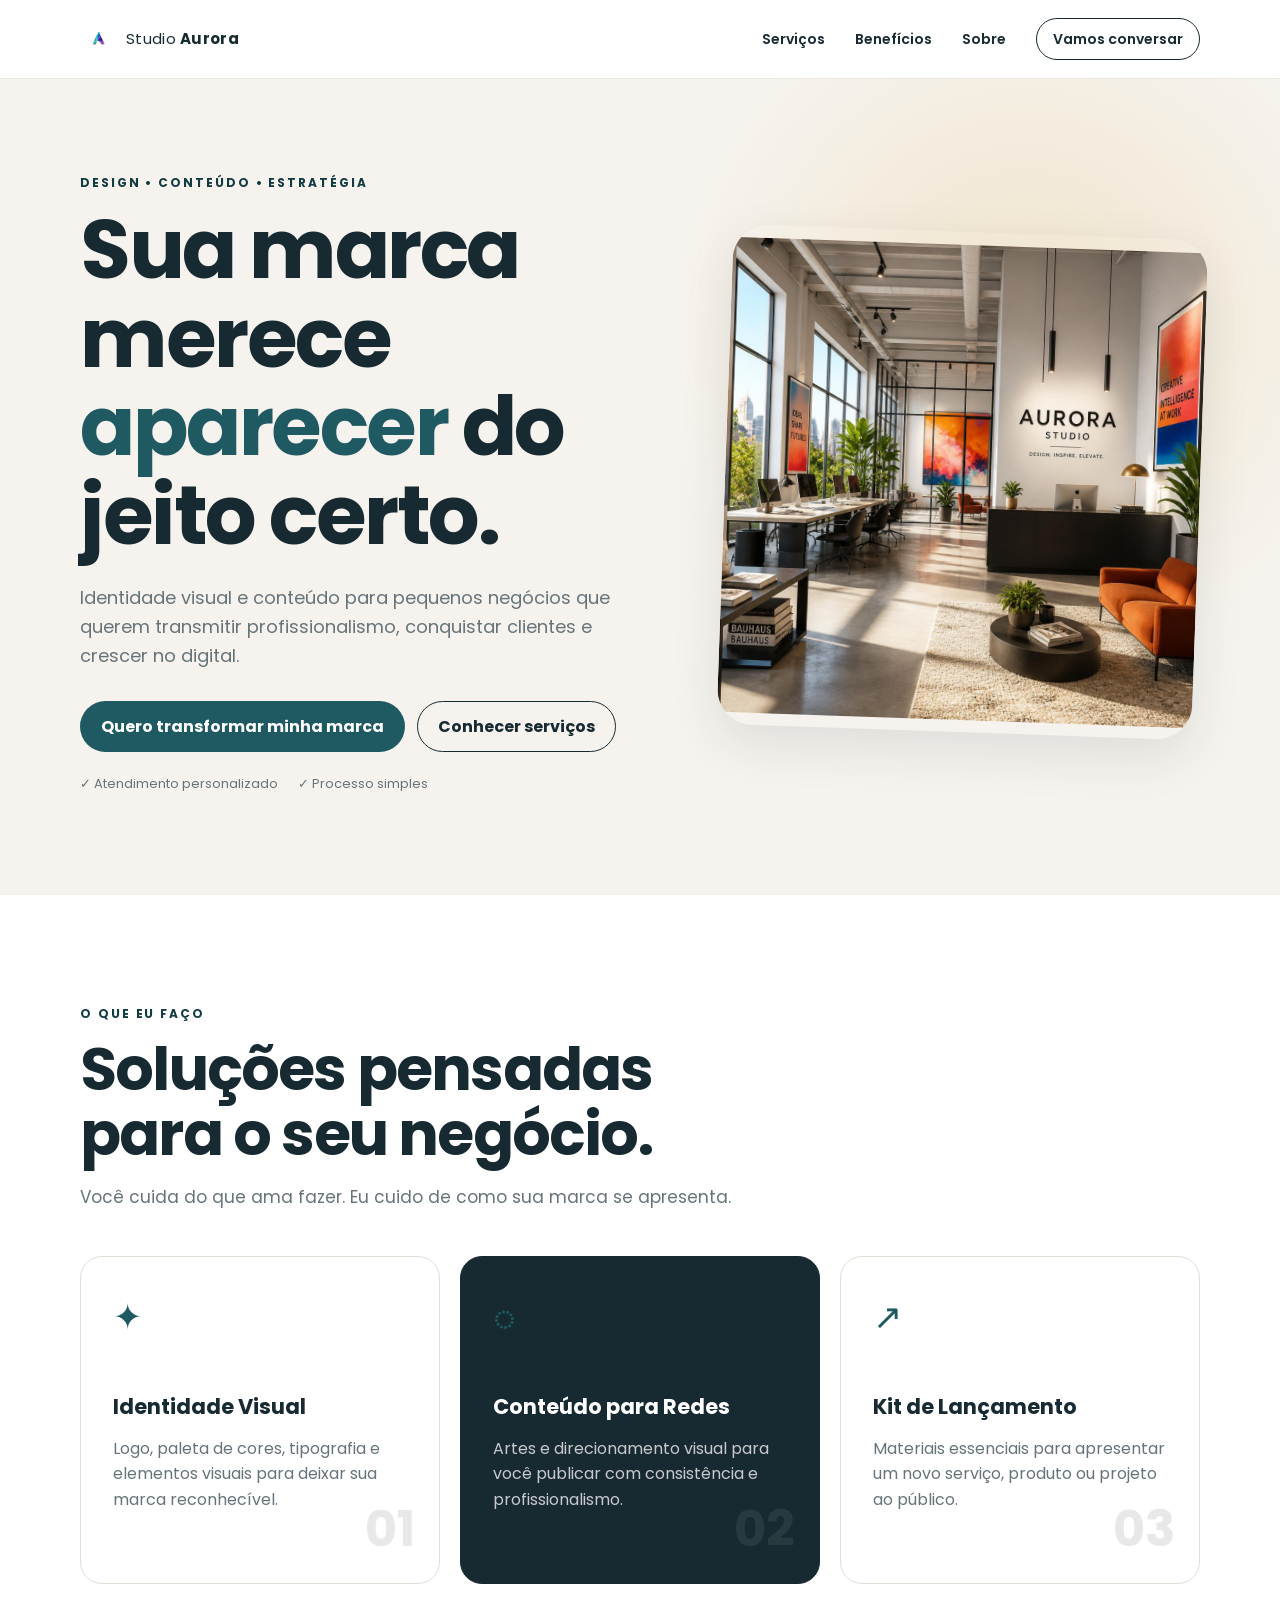
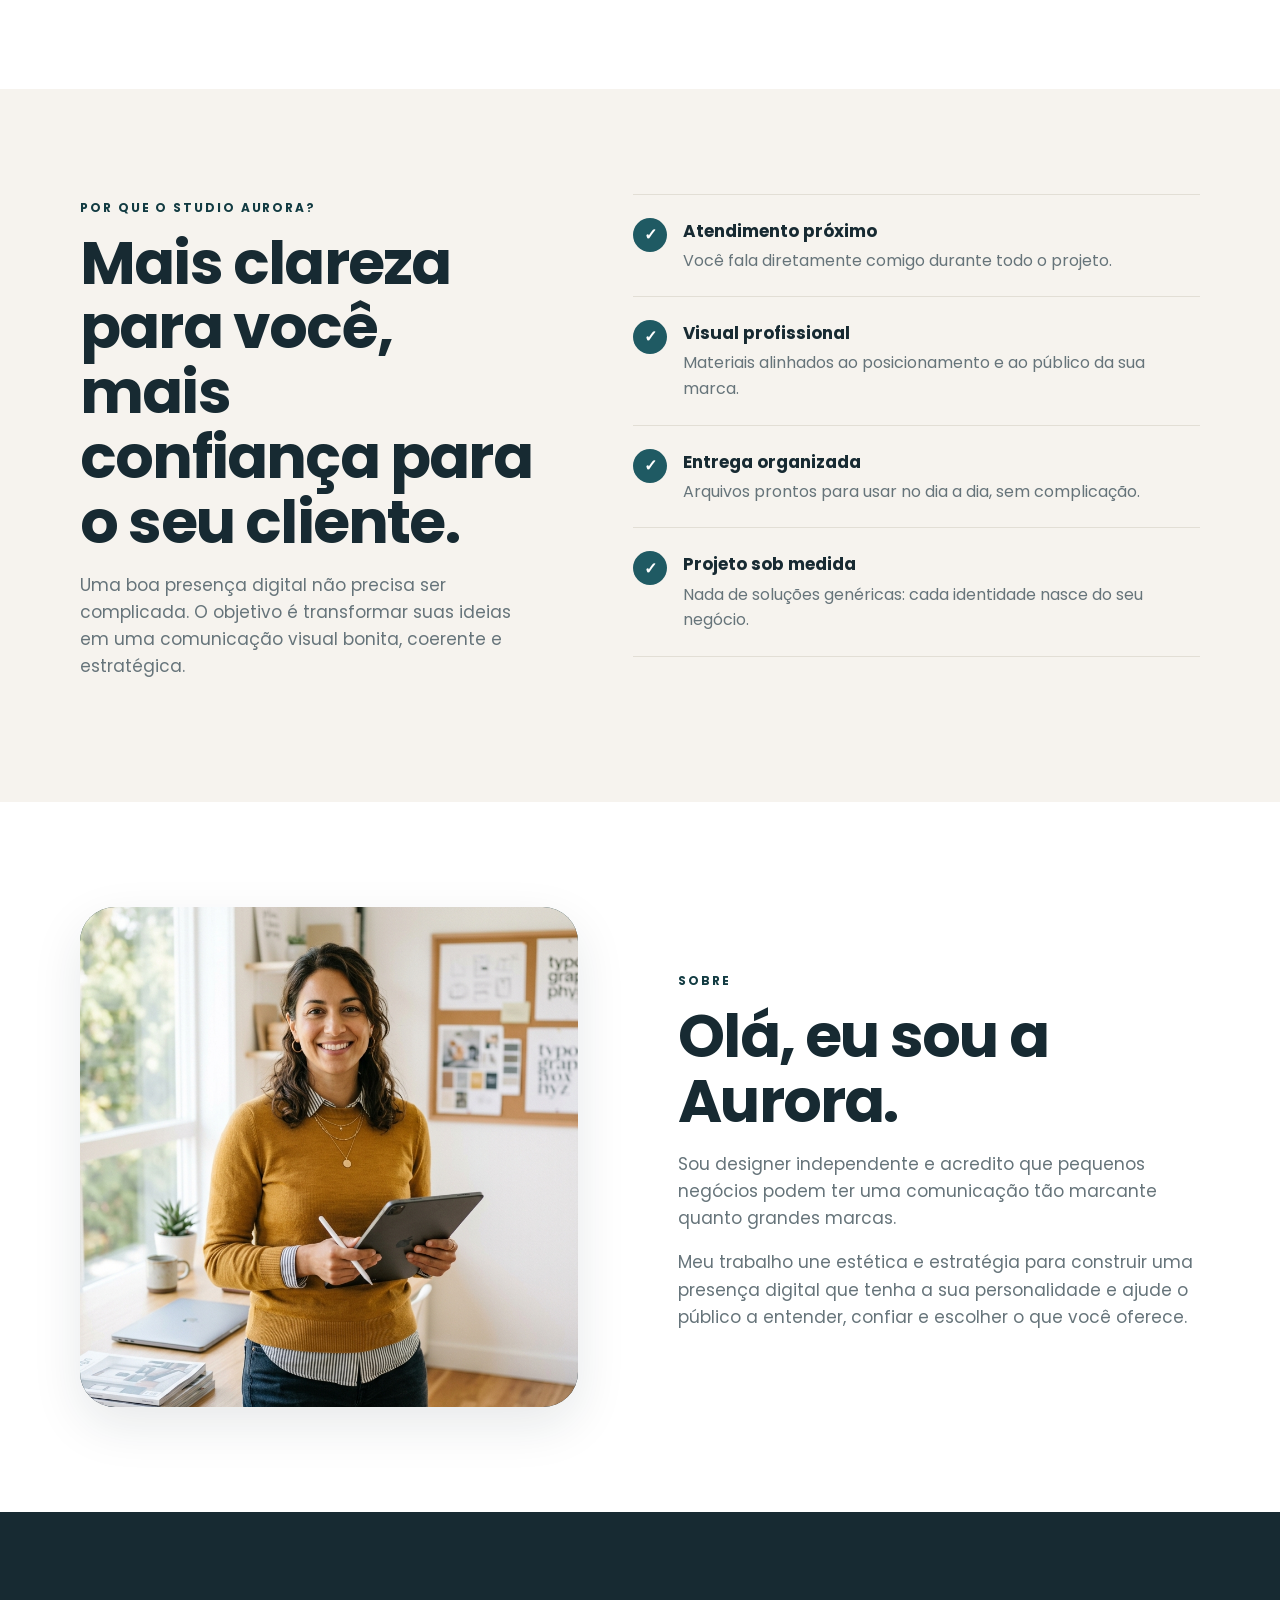
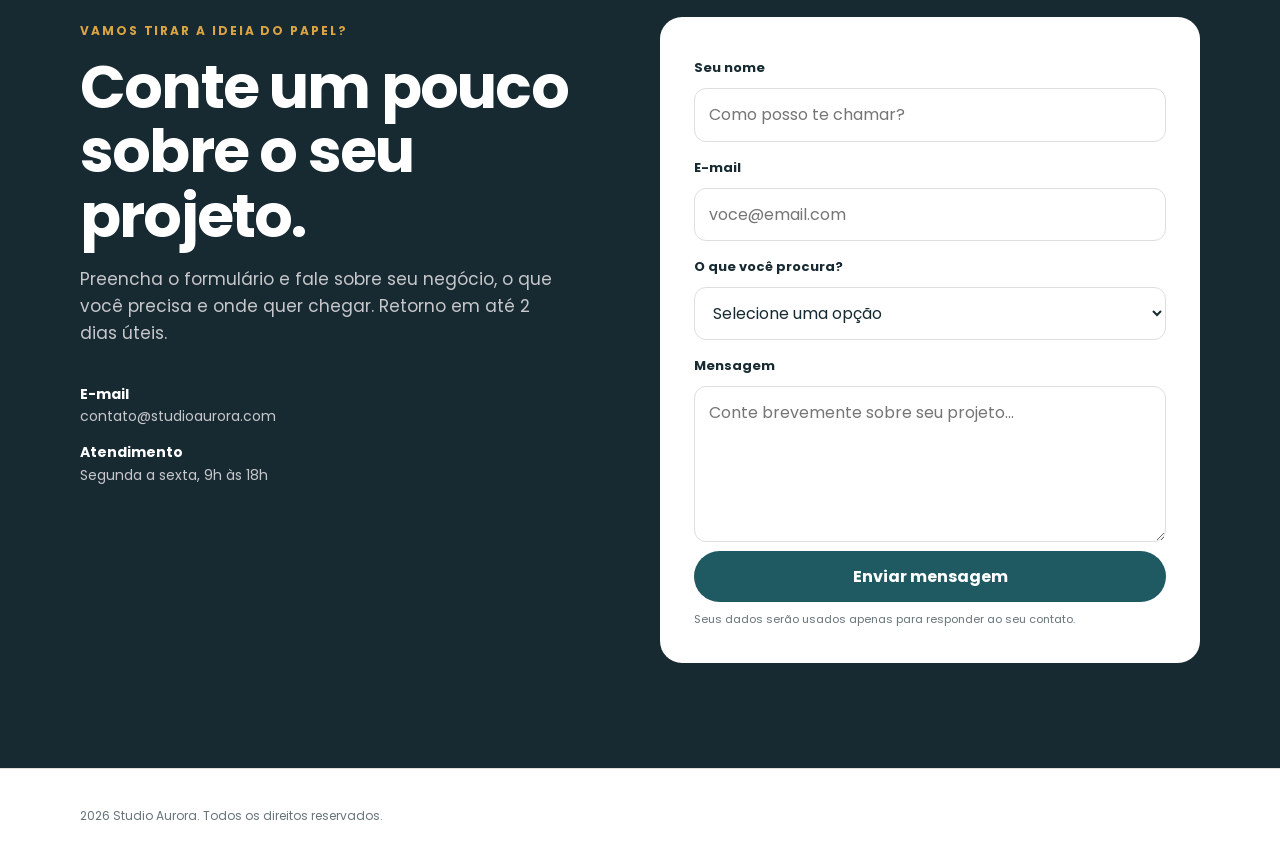
<file: index.html>
<!DOCTYPE html>
<html lang="pt-BR">
<head>
  <meta charset="UTF-8">
  <meta name="viewport" content="width=device-width, initial-scale=1.0">
  <meta name="description" content="Studio Aurora: identidade visual e conteúdo para pequenos negócios que querem se destacar no digital.">
  <title>Studio Aurora Design</title>
  <link rel="preconnect" href="https://fonts.googleapis.com">
  <link rel="preconnect" href="https://fonts.gstatic.com" crossorigin>
  <link href="https://fonts.googleapis.com/css2?family=Poppins:wght@400;500;600;700;800&display=swap" rel="stylesheet">
  <link rel="stylesheet" href="css/style.css">
  <link rel="icon" type="image" href="img/logo.svg">
</head>
<body>

  <header class="topo">
    <nav class="nav container" aria-label="Navegação principal">
      <a class="logo" href="#inicio" aria-label="Studio Aurora - início">
        <img class="logo-mark" src="img/logo.svg" alt="Logo Studio Aurora">
        <span>Studio <strong>Aurora</strong></span>
      </a>

      <input type="checkbox" id="menu-toggle" class="menu-toggle-input">
      <label for="menu-toggle" class="menu-toggle" aria-label="Abrir menu">☰</label>

      <ul class="menu">
        <li><a href="#servicos">Serviços</a></li>
        <li><a href="#beneficios">Benefícios</a></li>
        <li><a href="#sobre">Sobre</a></li>
        <li><a href="#contato" class="menu-cta">Vamos conversar</a></li>
      </ul>
    </nav>
  </header>

  <main>
    <!-- FAIXA 1: apresentação da empresa -->
    <section class="hero" id="inicio">
      <div class="container hero-grid">
        <div class="hero-text">
          <span class="eyebrow">DESIGN • CONTEÚDO • ESTRATÉGIA</span>
          <h1>Sua marca merece <em>aparecer</em> do jeito certo.</h1>
          <p>
            Identidade visual e conteúdo para pequenos negócios que querem transmitir
            profissionalismo, conquistar clientes e crescer no digital.
          </p>
          <div class="hero-actions">
            <a class="btn btn-primary" href="#contato">Quero transformar minha marca</a>
            <a class="btn btn-secondary" href="#servicos">Conhecer serviços</a>
          </div>
          <div class="mini-proof">
            <span>✓ Atendimento personalizado</span>
            <span>✓ Processo simples</span>
          </div>
        </div>

        <div class="hero-card image-placeholder" aria-label="Espaço para imagem de destaque">
        <img src="img/marca.png" alt="Composição visual representando a identidade da marca Studio Aurora" class="fill-img">
        </div>
      </div>
    </section>

    <!-- FAIXA 2: serviços -->
    <section class="section services" id="servicos">
      <div class="container">
        <div class="section-heading">
          <span class="eyebrow">O QUE EU FAÇO</span>
          <h2>Soluções pensadas para o seu negócio.</h2>
          <p>Você cuida do que ama fazer. Eu cuido de como sua marca se apresenta.</p>
        </div>

        <div class="service-grid">
          <article class="service-card">
            <div class="icon">✦</div>
            <h3>Identidade Visual</h3>
            <p>Logo, paleta de cores, tipografia e elementos visuais para deixar sua marca reconhecível.</p>
            <span class="number">01</span>
          </article>

          <article class="service-card featured">
            <div class="icon">◌</div>
            <h3>Conteúdo para Redes</h3>
            <p>Artes e direcionamento visual para você publicar com consistência e profissionalismo.</p>
            <span class="number">02</span>
          </article>

          <article class="service-card">
            <div class="icon">↗</div>
            <h3>Kit de Lançamento</h3>
            <p>Materiais essenciais para apresentar um novo serviço, produto ou projeto ao público.</p>
            <span class="number">03</span>
          </article>
        </div>
      </div>
    </section>

    <!-- FAIXA 3: vantagens e benefícios -->
    <section class="section benefits" id="beneficios">
      <div class="container benefits-grid">
        <div>
          <span class="eyebrow">POR QUE O STUDIO AURORA?</span>
          <h2>Mais clareza para você, mais confiança para o seu cliente.</h2>
          <p class="lead">
            Uma boa presença digital não precisa ser complicada. O objetivo é transformar
            suas ideias em uma comunicação visual bonita, coerente e estratégica.
          </p>
        </div>

        <div class="benefit-list">
          <div class="benefit">
            <span class="check">✓</span>
            <div><h3>Atendimento próximo</h3><p>Você fala diretamente comigo durante todo o projeto.</p></div>
          </div>
          <div class="benefit">
            <span class="check">✓</span>
            <div><h3>Visual profissional</h3><p>Materiais alinhados ao posicionamento e ao público da sua marca.</p></div>
          </div>
          <div class="benefit">
            <span class="check">✓</span>
            <div><h3>Entrega organizada</h3><p>Arquivos prontos para usar no dia a dia, sem complicação.</p></div>
          </div>
          <div class="benefit">
            <span class="check">✓</span>
            <div><h3>Projeto sob medida</h3><p>Nada de soluções genéricas: cada identidade nasce do seu negócio.</p></div>
          </div>
        </div>
      </div>
    </section>

    <!-- FAIXA 4: sobre a profissional -->
    <section class="section about" id="sobre">
      <div class="container about-grid">
        <div class="about-art">
         <img src="img/aurora.jpg" alt="Dona da Aurora" class="brand-mark">
        </div>

        <div class="about-text">
          <span class="eyebrow">SOBRE</span>
          <h2>Olá, eu sou a Aurora.</h2>
          <p>
            Sou designer independente e acredito que pequenos negócios podem ter uma
            comunicação tão marcante quanto grandes marcas.
          </p>
          <p>
            Meu trabalho une estética e estratégia para construir uma presença digital
            que tenha a sua personalidade e ajude o público a entender, confiar e escolher
            o que você oferece.
          </p>
        </div>
      </div>
    </section>

    <!-- FAIXA 5: contato / formulário -->
    <section class="section contact" id="contato">
      <div class="container contact-grid">
        <div class="contact-copy">
          <span class="eyebrow">VAMOS TIRAR A IDEIA DO PAPEL?</span>
          <h2>Conte um pouco sobre o seu projeto.</h2>
          <p>
            Preencha o formulário e fale sobre seu negócio, o que você precisa e onde
            quer chegar. Retorno em até 2 dias úteis.
          </p>
          <div class="contact-details">
            <p><strong>E-mail</strong><br>contato@studioaurora.com</p>
            <p><strong>Atendimento</strong><br>Segunda a sexta, 9h às 18h</p>
          </div>
        </div>

        <form class="contact-form" name="contato" method="POST" data-netlify="true" action="/obrigado.html">
          <input type="hidden" name="form-name" value="contato">
          <label for="nome">Seu nome</label>
          <input id="nome" name="nome" type="text" placeholder="Como posso te chamar?" required>

          <label for="email">E-mail</label>
          <input id="email" name="email" type="email" placeholder="voce@email.com" required>

          <label for="servico">O que você procura?</label>
          <select id="servico" name="servico" required>
            <option value="">Selecione uma opção</option>
            <option>Identidade Visual</option>
            <option>Conteúdo para Redes</option>
            <option>Kit de Lançamento</option>
            <option>Outro projeto</option>
          </select>

          <label for="mensagem">Mensagem</label>
          <textarea id="mensagem" name="mensagem" rows="5" placeholder="Conte brevemente sobre seu projeto..." required></textarea>

          <button class="btn btn-primary" type="submit">Enviar mensagem</button>
          <small>Seus dados serão usados apenas para responder ao seu contato.</small>
        </form>
      </div>
    </section>
  </main>

  <footer class="footer">
    <div class="container footer-content">
      <p>2026 Studio Aurora. Todos os direitos reservados.</p>
    </div>
  </footer>

</body>
</html>
</file>
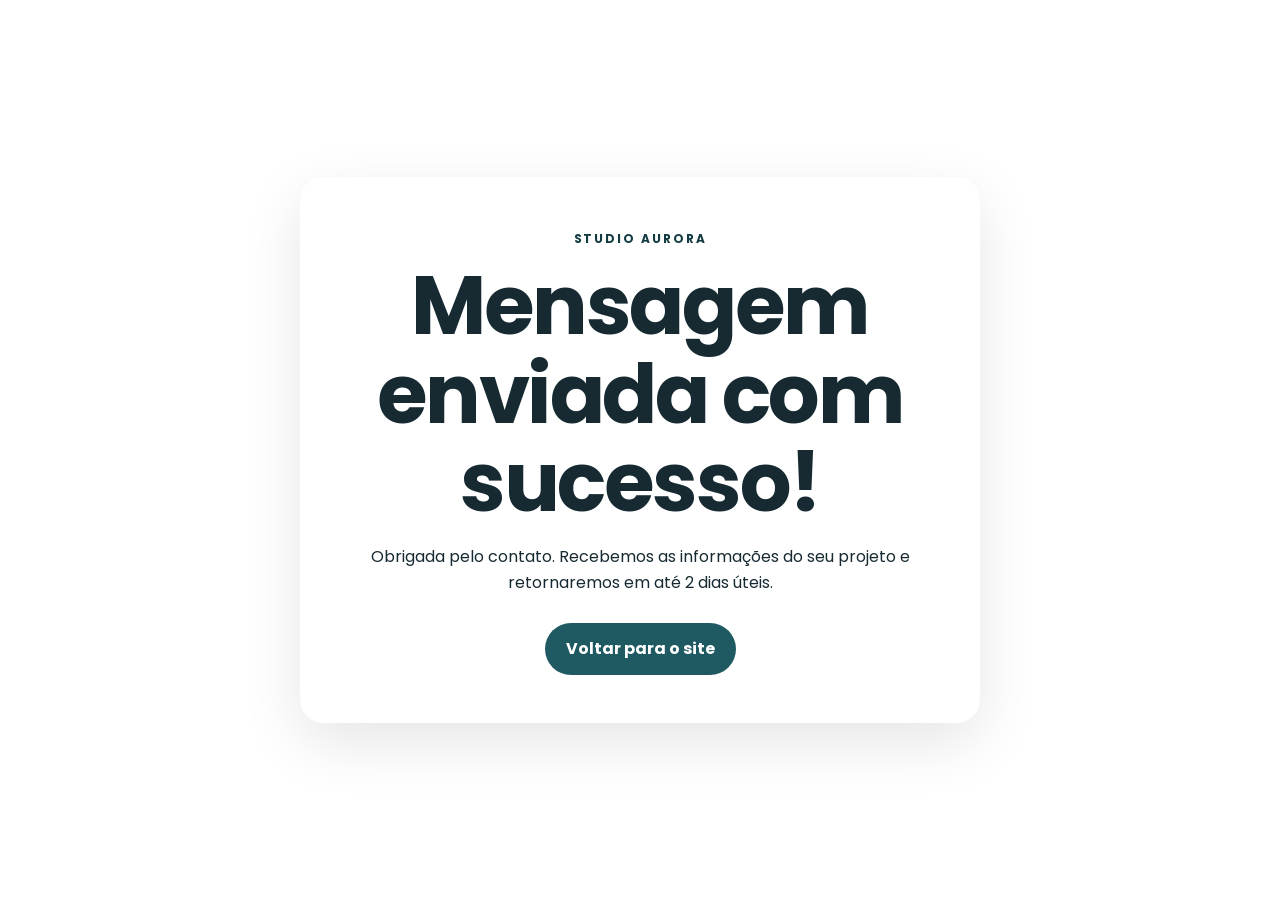
<file: obrigado.html>
<!DOCTYPE html>
<html lang="pt-BR">
<head>
  <meta charset="UTF-8">
  <meta name="viewport" content="width=device-width, initial-scale=1.0">
  <meta name="description" content="Mensagem enviada para o Studio Aurora.">
  <title>Mensagem enviada | Studio Aurora</title>
  <link rel="preconnect" href="https://fonts.googleapis.com">
  <link rel="preconnect" href="https://fonts.gstatic.com" crossorigin>
  <link href="https://fonts.googleapis.com/css2?family=Poppins:wght@400;500;600;700;800&display=swap" rel="stylesheet">
  <link rel="stylesheet" href="css/style.css">
  <style>
    .success-page { min-height: 100vh; display: grid; place-items: center; padding: 40px 20px; }
    .success-card { max-width: 680px; text-align: center; padding: 48px 36px; background: #fff; border-radius: 24px; box-shadow: 0 20px 60px rgba(0,0,0,.10); }
    .success-card h1 { margin-bottom: 16px; }
    .success-card p { margin-bottom: 28px; }
  </style>
</head>
<body>
  <main class="success-page">
    <section class="success-card">
      <span class="eyebrow">STUDIO AURORA</span>
      <h1>Mensagem enviada com sucesso!</h1>
      <p>Obrigada pelo contato. Recebemos as informações do seu projeto e retornaremos em até 2 dias úteis.</p>
      <a class="btn btn-primary" href="/">Voltar para o site</a>
    </section>
  </main>
</body>
</html>
</file>
<file: css/style.css>
:root {
  --ink: #172A32;
  --muted: #66747A;
  --cream: #F6F3EE;
  --paper: #FFFFFF;
  --orange: #1F5A63;
  --orange-dark: #123B42;
  --yellow: #D9A441;
  --line: #E2DED5;
  --white: #ffffff;
  --radius: 22px;
  --shadow: 0 18px 50px rgba(23, 42, 50, .10);
}

* { box-sizing: border-box; }

html { scroll-behavior: smooth; }

body {
  margin: 0;
  color: var(--ink);
  background: var(--paper);
  font-family: "Poppins", Arial, sans-serif;
  line-height: 1.6;
}

a { color: inherit; text-decoration: none; }

.container {
  width: min(1120px, calc(100% - 40px));
  margin: 0 auto;
}

.topo {
  position: sticky;
  top: 0;
  z-index: 20;
  background: rgba(255, 255, 255, .94);
  backdrop-filter: blur(12px);
  border-bottom: 1px solid rgba(226, 222, 213, .7);
}

.nav {
  min-height: 78px;
  display: flex;
  align-items: center;
  justify-content: space-between;
  gap: 30px;
}

.logo {
  display: flex;
  align-items: center;
  gap: 10px;
  font-size: 15px;
  letter-spacing: .02em;
}

.logo strong { font-weight: 700; }

.logo-mark {
  width: 36px;
  height: 36px;
  object-fit: contain;
}

.menu {
  display: flex;
  align-items: center;
  gap: 30px;
  list-style: none;
  margin: 0;
  padding: 0;
  font-size: 14px;
  font-weight: 600;
}

.menu a { transition: color .2s ease; }
.menu a:hover { color: var(--orange-dark); }

.menu-cta {
  padding: 10px 16px;
  border: 1px solid var(--ink);
  border-radius: 99px;
}

.menu-toggle-input {
  position: absolute;
  opacity: 0;
  pointer-events: none;
}

.menu-toggle {
  display: none;
  border: 0;
  background: transparent;
  font-size: 25px;
  line-height: 1;
  cursor: pointer;
  user-select: none;
}

.hero {
  overflow: hidden;
  padding: 90px 0 100px;
  background:
    radial-gradient(circle at 80% 30%, rgba(217,164,65,.20), transparent 30%),
    var(--cream);
}

.hero-grid {
  display: flex;
  align-items: center;
  flex-wrap: wrap;
  gap: 70px;
}

.hero-text {
  flex: 1 1 480px;
}

.hero-card {
  flex: 1 1 380px;
}

.eyebrow {
  display: inline-block;
  color: var(--orange-dark);
  font-size: 12px;
  font-weight: 700;
  letter-spacing: .16em;
  margin-bottom: 14px;
}

h1, h2 {
  font-family: "Poppins", Arial, sans-serif;
  font-weight: 700;
  line-height: 1.08;
  letter-spacing: -.03em;
  margin: 0;
}

h1 {
  max-width: 700px;
  font-size: clamp(48px, 7vw, 82px);
}

h1 em {
  color: var(--orange);
  font-style: normal;
}

.hero-text > p {
  max-width: 610px;
  color: var(--muted);
  font-size: 18px;
  margin: 24px 0 30px;
}

.hero-actions {
  display: flex;
  flex-wrap: wrap;
  gap: 12px;
}

.btn {
  display: inline-flex;
  align-items: center;
  justify-content: center;
  min-height: 48px;
  padding: 12px 20px;
  border-radius: 99px;
  border: 1px solid transparent;
  font: inherit;
  font-weight: 700;
  cursor: pointer;
  transition: transform .2s ease, box-shadow .2s ease, background .2s ease;
}

.btn:hover {
  transform: translateY(-2px);
  box-shadow: 0 10px 25px rgba(23, 42, 50, .12);
}

.btn-primary {
  background: var(--orange);
  color: var(--white);
}

.btn-primary:hover { background: var(--orange-dark); }

.btn-secondary {
  border-color: var(--ink);
  background: transparent;
}

.mini-proof {
  display: flex;
  flex-wrap: wrap;
  gap: 20px;
  margin-top: 22px;
  color: var(--muted);
  font-size: 13px;
}

.hero-card {
  min-height: 500px;
  position: relative;
  overflow: hidden;
  border-radius: 35px;
  box-shadow: var(--shadow);
  transform: rotate(2deg);
}

.image-placeholder {
  display: flex;
  align-items: center;
  justify-content: center;
  text-align: center;
  border-radius: 35px;
  overflow: hidden;
  color: var(--muted);
}


.image-placeholder:not(:has(.fill-img)) {
  padding: 24px;
  border: 2px dashed var(--line);
  background: var(--paper);
}

.fill-img {
  width: 100%;
  height: 100%;
  object-fit: cover;
  display: block;
}

.section { padding: 105px 0; }

.section-heading {
  max-width: 720px;
  margin-bottom: 45px;
}

.section h2 {
  font-size: clamp(38px, 5vw, 60px);
}

.section-heading p,
.lead {
  color: var(--muted);
  font-size: 17px;
}

.service-grid {
  display: flex;
  flex-wrap: wrap;
  gap: 20px;
}

.service-card {
  flex: 1 1 280px;
  min-height: 310px;
  position: relative;
  padding: 32px 32px 70px;
  border: 1px solid var(--line);
  border-radius: var(--radius);
  background: var(--paper);
  overflow: hidden;
  transition: transform .25s ease, box-shadow .25s ease;
}

.service-card:hover {
  transform: translateY(-6px);
  box-shadow: var(--shadow);
}

.service-card.featured {
  background: var(--ink);
  color: var(--white);
  border-color: var(--ink);
}

.icon {
  position: relative;
  z-index: 1;
  font-size: 35px;
  margin-bottom: 45px;
  color: var(--orange);
}

.service-card h3 {
  position: relative;
  z-index: 1;
  font-size: 21px;
  margin: 0 0 12px;
}

.service-card p {
  position: relative;
  z-index: 1;
  color: var(--muted);
  margin: 0;
}

.featured p { color: #c9c9ce; }

.number {
  position: absolute;
  z-index: 0;
  right: 24px;
  bottom: 14px;
  color: rgba(128,128,128,.18);
  font-family: "Poppins", sans-serif;
  font-weight: 700;
  font-size: 50px;
  pointer-events: none;
}

.benefits { background: var(--cream); }

.benefits-grid {
  display: flex;
  flex-wrap: wrap;
  gap: 60px 100px;
  align-items: flex-start;
}

.benefits-grid > div:first-child {
  flex: 1 1 320px;
}

.benefit-list {
  flex: 1.4 1 380px;
  border-top: 1px solid var(--line);
}

.benefit {
  display: flex;
  align-items: flex-start;
  gap: 16px;
  padding: 23px 0;
  border-bottom: 1px solid var(--line);
}

.benefit .check {
  flex: 0 0 34px;
}

.check {
  width: 34px;
  height: 34px;
  display: flex;
  align-items: center;
  justify-content: center;
  border-radius: 50%;
  background: var(--orange);
  color: white;
  font-weight: 700;
}

.benefit h3 {
  margin: 0 0 3px;
  font-size: 17px;
}

.benefit p { margin: 0; color: var(--muted); }

.about-grid {
  display: flex;
  flex-wrap: wrap;
  gap: 60px 100px;
  align-items: center;
}

.about-art {
  flex: 1 1 380px;
  min-height: 500px;
  height: 500px;
  display: flex;
  align-items: center;
  justify-content: center;
  border-radius: 35px;
  overflow: hidden;
  box-shadow: var(--shadow);
  background:
    radial-gradient(circle at 30% 20%, rgba(217,164,65,.18), transparent 55%),
    linear-gradient(160deg, var(--orange-dark), var(--ink));
}

.brand-mark {
  width: 100%;
  height: 100%;
  object-fit: cover;
  display: block;
}

.about-text { flex: 1.2 1 380px; }

.about-text p { color: var(--muted); font-size: 17px; }


.contact {
  background: var(--ink);
  color: white;
}

.contact-grid {
  display: flex;
  flex-wrap: wrap;
  gap: 60px 90px;
  align-items: flex-start;
}

.contact-copy { flex: 1 1 340px; }
.contact-form { flex: 1.2 1 360px; }

.contact .eyebrow { color: var(--yellow); }
.contact-copy p { color: #c7c7cb; font-size: 17px; }
.contact-details { margin-top: 35px; }
.contact-details p { font-size: 14px; }
.contact-details strong { color: white; }

.contact-form {
  display: flex;
  flex-direction: column;
  gap: 9px;
  padding: 34px;
  border-radius: var(--radius);
  background: white;
  color: var(--ink);
}

.contact-form label {
  margin-top: 7px;
  font-size: 13px;
  font-weight: 700;
}

.contact-form input,
.contact-form select,
.contact-form textarea {
  width: 100%;
  border: 1px solid #dedede;
  border-radius: 12px;
  padding: 13px 14px;
  font: inherit;
  color: var(--ink);
  background: #fff;
  outline: none;
}

.contact-form textarea { resize: vertical; }

.contact-form input:focus,
.contact-form select:focus,
.contact-form textarea:focus {
  border-color: var(--orange);
  box-shadow: 0 0 0 3px rgba(31,90,99,.12);
}

.contact-form small { color: var(--muted); font-size: 11px; }

.footer {
  padding: 25px 0;
  background: #fff;
  color: var(--muted);
  font-size: 12px;
  border-top: 1px solid var(--line);
}

.footer-content {
  display: flex;
  justify-content: space-between;
  gap: 20px;
}

.footer a { color: var(--ink); }


@media (max-width: 900px) {
  .hero-grid,
  .benefits-grid,
  .about-grid,
  .contact-grid {
    flex-direction: column;
    gap: 55px;
  }

  .hero-text,
  .hero-card,
  .benefits-grid > div:first-child,
  .benefit-list,
  .about-art,
  .about-text,
  .contact-copy,
  .contact-form {
    flex: 1 1 auto;
  }

  .hero-card {
    min-height: 400px;
    transform: none;
  }

  .service-grid { flex-direction: column; }

  .about-art { max-width: 600px; width: 100%; }

  .contact-grid { gap: 40px; }
}

@media (max-width: 700px) {
  .container { width: min(100% - 28px, 1120px); }

  .nav { min-height: 68px; }

  .menu-toggle { display: block; }

  .menu {
    display: none;
    position: absolute;
    top: 68px;
    left: 14px;
    right: 14px;
    padding: 18px;
    flex-direction: column;
    align-items: stretch;
    background: white;
    border: 1px solid var(--line);
    border-radius: 16px;
    box-shadow: var(--shadow);
  }

  .menu-toggle-input:checked ~ .menu { display: flex; }

  .menu-cta {
    display: block;
    text-align: center;
  }

  .hero { padding: 65px 0 70px; }

  h1 { font-size: clamp(45px, 13vw, 68px); }

  .hero-text > p { font-size: 16px; }

  .hero-actions .btn { width: 100%; }

  .hero-card { min-height: 330px; }

  .section { padding: 75px 0; }

  .section h2 { font-size: 40px; }

  .about-art { min-height: 390px; height: 390px; }

  .stats { gap: 20px; }

  .contact-form { padding: 23px; }

  .footer-content { flex-direction: column; }
}
</file>
